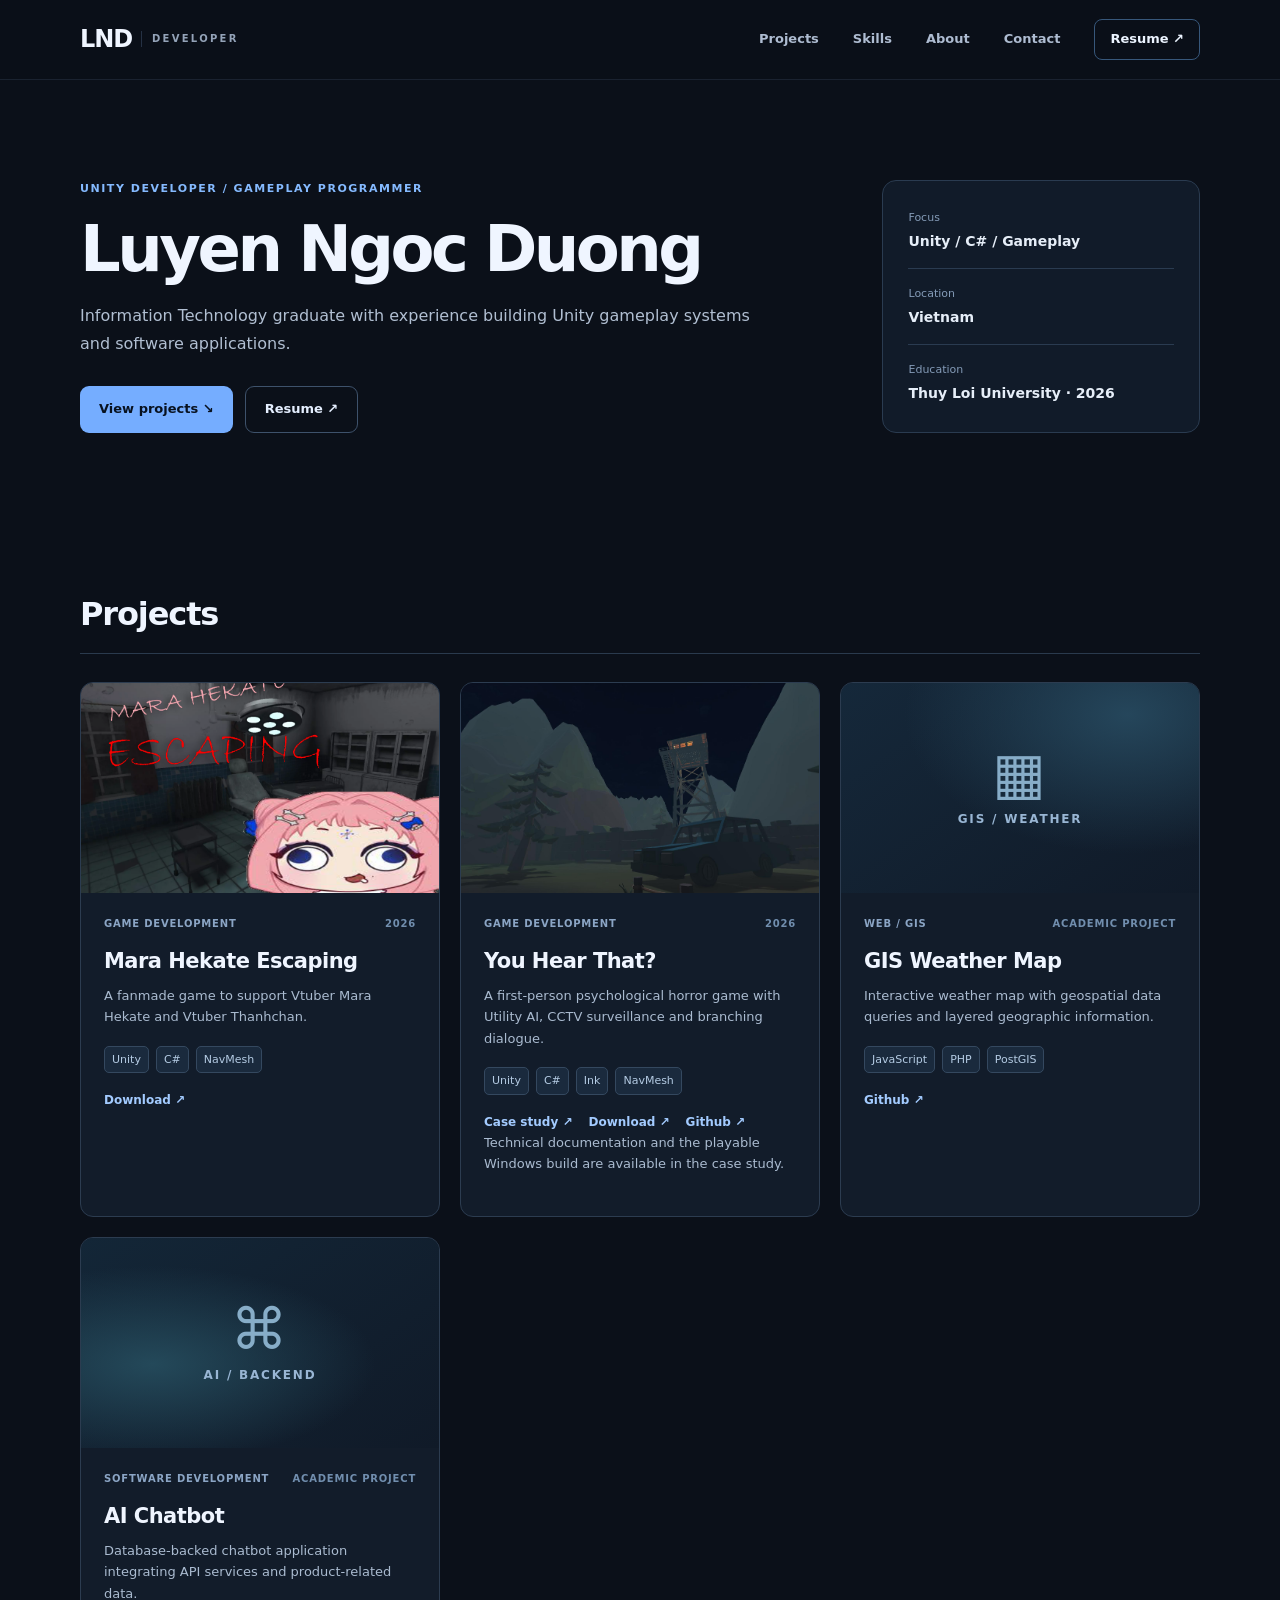
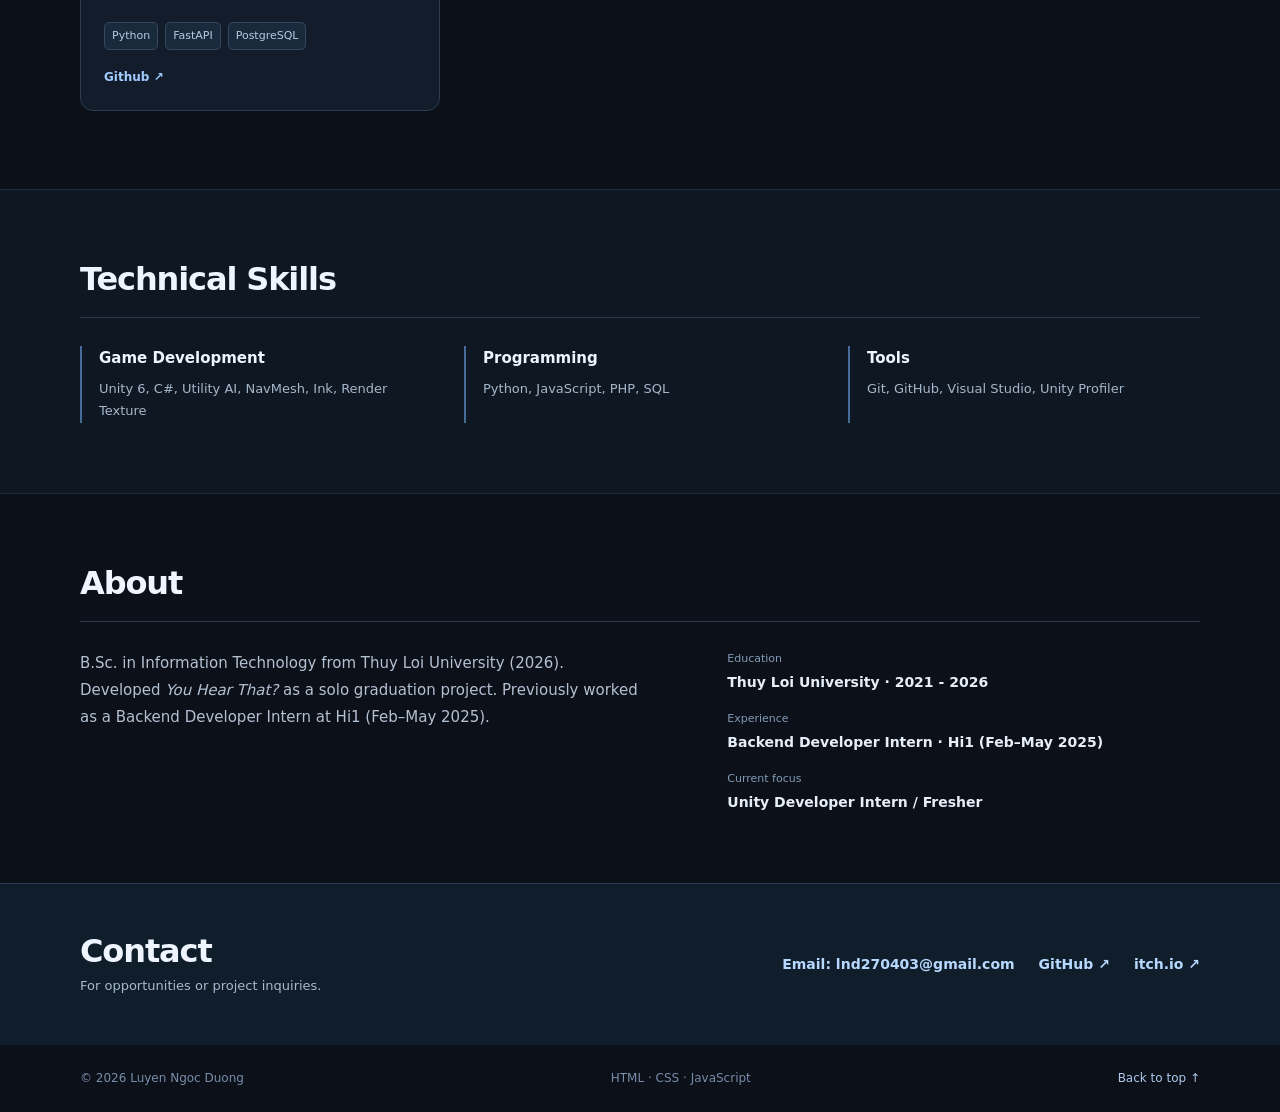
<file: index.html>
<!doctype html>
<html lang="en">

<head>
  <meta charset="utf-8">
  <meta name="viewport" content="width=device-width, initial-scale=1">
  <meta name="theme-color" content="#0b1019">
  <meta name="description"
    content="Luyen Ngoc Duong — Unity Developer. Selected game development and software projects, skills, and contact information.">
  <meta property="og:title" content="Luyen Ngoc Duong | Unity Developer">
  <meta property="og:description" content="Game development and software projects by Luyen Ngoc Duong.">
  <meta property="og:image" content="assets/images/youhearthat/youhearthat//tower-gameplay.png">
  <title>Luyen Ngoc Duong | Developer Portfolio</title>
  <link rel="icon" href="assets/favicon.svg" type="image/svg+xml">
  <link rel="stylesheet" href="styles.css">
  <link rel="stylesheet" href="home.css">
  <script src="script.js" defer></script>
</head>

<body class="home-page">
  <a class="skip-link" href="#main">Skip to content</a>

  <header class="site-header">
    <div class="container nav-inner">
      <a class="brand" href="index.html" aria-label="Home">
        <span class="brand-symbol">LND</span>
        <span class="brand-sub">DEVELOPER</span></a>
      <button class="menu-toggle" type="button" aria-label="Open navigation" aria-expanded="false"
        aria-controls="primary-nav"><span></span><span></span><span></span></button>
      <nav id="primary-nav" class="nav-links" aria-label="Main navigation">
        <a href="#projects">Projects</a><a href="#skills">Skills</a><a href="#about">About</a><a
          href="#contact">Contact</a>
        <a class="nav-resume" href="assets/files/Luyen_Ngoc_Duong_CV.pdf" target="_blank"
          rel="noopener noreferrer">Resume ↗</a>
      </nav>
    </div>
  </header>

  <main id="main">
    <section class="container home-intro" id="top">
      <div>
        <p class="home-eyebrow">UNITY DEVELOPER / GAMEPLAY PROGRAMMER</p>
        <h1>Luyen Ngoc Duong</h1>
        <p class="home-lead">Information Technology graduate with experience building Unity gameplay systems and
          software applications.</p>
        <div class="home-actions">
          <a class="btn btn-primary" href="#projects">View projects ↘</a>
          <a class="btn btn-outline" href="assets/files/Luyen_Ngoc_Duong_CV.pdf" target="_blank"
            rel="noopener noreferrer">Resume ↗</a>
        </div>
      </div>
      <div class="home-info" aria-label="Quick details">
        <div><span>Focus</span><strong>Unity / C# / Gameplay</strong></div>
        <div><span>Location</span><strong>Vietnam</strong></div>
        <div><span>Education</span><strong>Thuy Loi University · 2026</strong></div>
      </div>
    </section>

    <section class="container home-section" id="projects">
      <div class="home-section-title">
        <h2>Projects</h2>
      </div>
      <div class="home-project-grid">

        <!-- Mara Hekate Escaping -->
        <article class="home-project-card">
          <a class="home-project-thumb" aria-label="You Hear That? case study"><img
              src="assets/images/marahekateescaping/mainmenu.png" alt="Mara Hekate Escaping main menu"
              loading="eager"></a>
          <div class="home-project-content">
            <div class="home-project-meta">GAME DEVELOPMENT <span>2026</span></div>
            <h3>Mara Hekate Escaping</h3>
            <p>A fanmade game to support Vtuber Mara Hekate and Vtuber Thanhchan.</p>
            <div class="home-tags"><span>Unity</span><span>C#</span><span>NavMesh</span></div>
            <div class="home-project-links">
              <a href="https://lnduongg.itch.io/mara-hekate-escaping" target="_blank" rel="noopener noreferrer">Download
                ↗</a>
            </div>
        </article>

        <!-- You Hear That? -->
        <article class="home-project-card">
          <a class="home-project-thumb" href="youhearthat.html" aria-label="You Hear That? case study"><img
              src="assets/images/youhearthat/cover-nohud.png" alt="Watchtower in You Hear That?" loading="eager"></a>
          <div class="home-project-content">
            <div class="home-project-meta">GAME DEVELOPMENT <span>2026</span></div>
            <h3>You Hear That?</h3>
            <p>A first-person psychological horror game with Utility AI, CCTV surveillance and branching dialogue.</p>
            <div class="home-tags"><span>Unity</span><span>C#</span><span>Ink</span><span>NavMesh</span></div>
            <div class="home-project-links">
              <a href="youhearthat.html">Case study ↗</a>
              <a href="https://lnduongg.itch.io/you-hear-that" target="_blank" rel="noopener noreferrer">Download ↗</a>
              <a href="https://github.com/lnduongg/You-Hear-That" target="_blank" rel="noopener noreferrer">Github ↗</a>
            </div>
            <p class="home-section-note">Technical documentation and the playable Windows build are available in the
              case study. </p>
          </div>
        </article>

        <article class="home-project-card">
          <div class="home-project-thumb home-placeholder home-placeholder-map" aria-hidden="true"><span
              class="placeholder-icon">▦</span><span>GIS / WEATHER</span></div>
          <div class="home-project-content">
            <div class="home-project-meta">WEB / GIS <span>ACADEMIC PROJECT</span></div>
            <h3>GIS Weather Map</h3>
            <p>Interactive weather map with geospatial data queries and layered geographic information.</p>
            <div class="home-tags"><span>JavaScript</span><span>PHP</span><span>PostGIS</span></div>
            <div class="home-project-links">
              <a href="https://github.com/lnduongg/GIS_WeatherMap" target="_blank" rel="noopener noreferrer">Github
                ↗</a>
            </div>
          </div>
        </article>

        <article class="home-project-card">
          <div class="home-project-thumb home-placeholder home-placeholder-chat" aria-hidden="true"><span
              class="placeholder-icon">⌘</span><span>AI / BACKEND</span></div>
          <div class="home-project-content">
            <div class="home-project-meta">SOFTWARE DEVELOPMENT <span>ACADEMIC PROJECT</span></div>
            <h3>AI Chatbot</h3>
            <p>Database-backed chatbot application integrating API services and product-related data.</p>
            <div class="home-tags"><span>Python</span><span>FastAPI</span><span>PostgreSQL</span></div>
            <div class="home-project-links">
              <a href="https://github.com/lnduongg/Chatbot-AI" target="_blank" rel="noopener noreferrer">Github ↗</a>
            </div>
          </div>
        </article>
      </div>
      <!-- <p class="home-section-note">Technical documentation and the playable Windows build are available in the case study. Additional project demos will be linked when published.</p> -->
    </section>

    <!-- Skills are intentionally compact; project pages provide technical depth. -->
    <section class="home-band" id="skills">
      <div class="container home-section home-skills-section">
        <div class="home-section-title">
          <h2>Technical Skills</h2>
        </div>
        <div class="home-skills-grid">
          <div>
            <h3>Game Development</h3>
            <p>Unity 6, C#, Utility AI, NavMesh, Ink, Render Texture</p>
          </div>
          <div>
            <h3>Programming</h3>
            <p>Python, JavaScript, PHP, SQL</p>
          </div>
          <div>
            <h3>Tools</h3>
            <p>Git, GitHub, Visual Studio, Unity Profiler</p>
          </div>
        </div>
      </div>
    </section>

    <!-- Career information lives here, without a second long personal introduction. -->
    <section class="container home-section home-about" id="about">
      <div class="home-section-title">
        <h2>About</h2>
      </div>
      <div class="home-about-grid">
        <p>B.Sc. in Information Technology from Thuy Loi University (2026). Developed <em>You Hear That?</em> as a solo
          graduation project. Previously worked as a Backend Developer Intern at Hi1 (Feb–May 2025).</p>
        <div class="home-about-facts">
          <div><span>Education</span><strong>Thuy Loi University · 2021 - 2026</strong></div>
          <div><span>Experience</span><strong>Backend Developer Intern · Hi1 (Feb–May 2025)</strong></div>
          <div><span>Current focus</span><strong>Unity Developer Intern / Fresher</strong></div>
        </div>
      </div>
    </section>

    <!-- A single clear contact block, no motivational tagline. -->
    <section class="home-contact" id="contact">
      <div class="container home-contact-row">
        <div>
          <h2>Contact</h2>
          <p>For opportunities or project inquiries.</p>
        </div>
        <div class="home-contact-links">
          <a href="mailto:lnd270403@gmail.com">Email: lnd270403@gmail.com</a>
          <a href="https://github.com/lnduongg" target="_blank" rel="noopener noreferrer">GitHub ↗</a>
          <a href="https://lnduongg.itch.io" target="_blank" rel="noopener noreferrer">itch.io ↗</a>
        </div>
      </div>
    </section>
  </main>

  <!-- Footer year is populated by script.js. -->
  <footer class="footer">
    <div class="container footer-inner"><span>© <span data-year>2026</span> Luyen Ngoc Duong</span><span>HTML · CSS ·
        JavaScript</span><a href="#top">Back to top ↑</a></div>
  </footer>
</body>

</html>
</file>
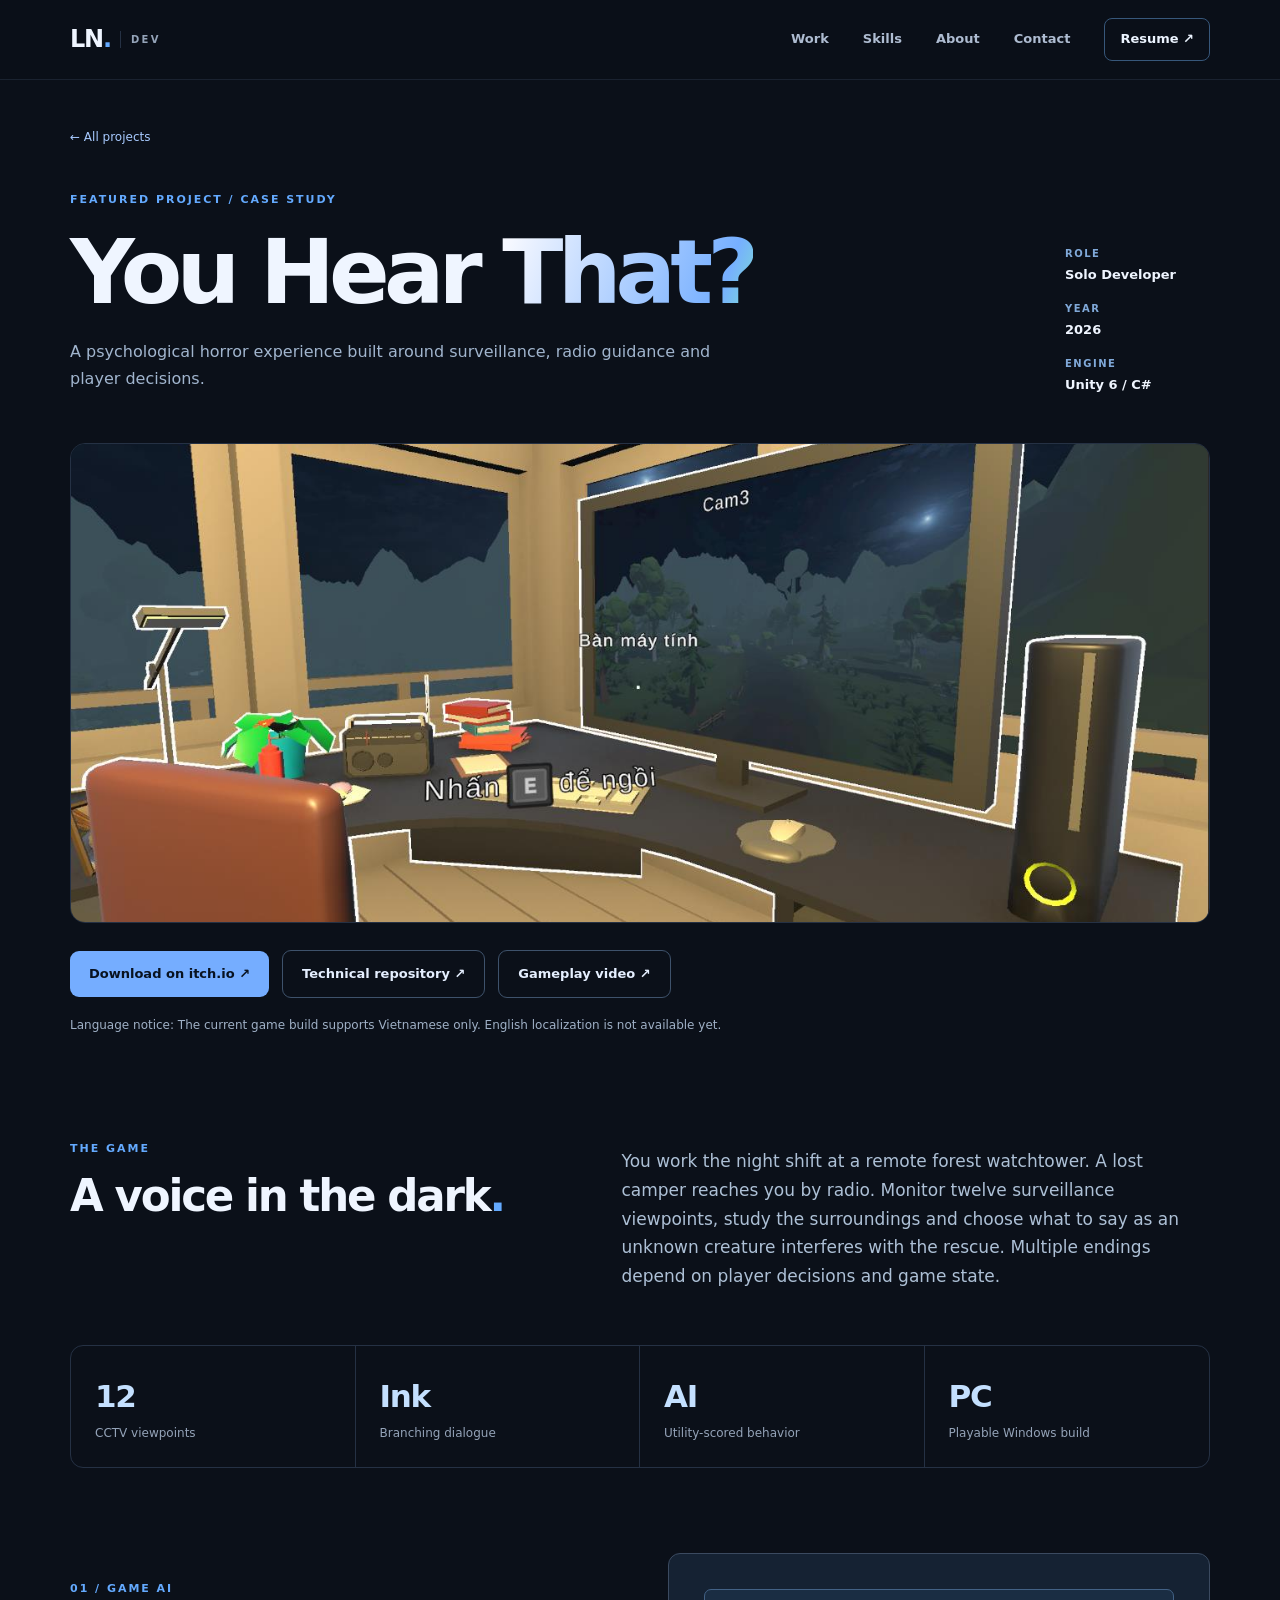
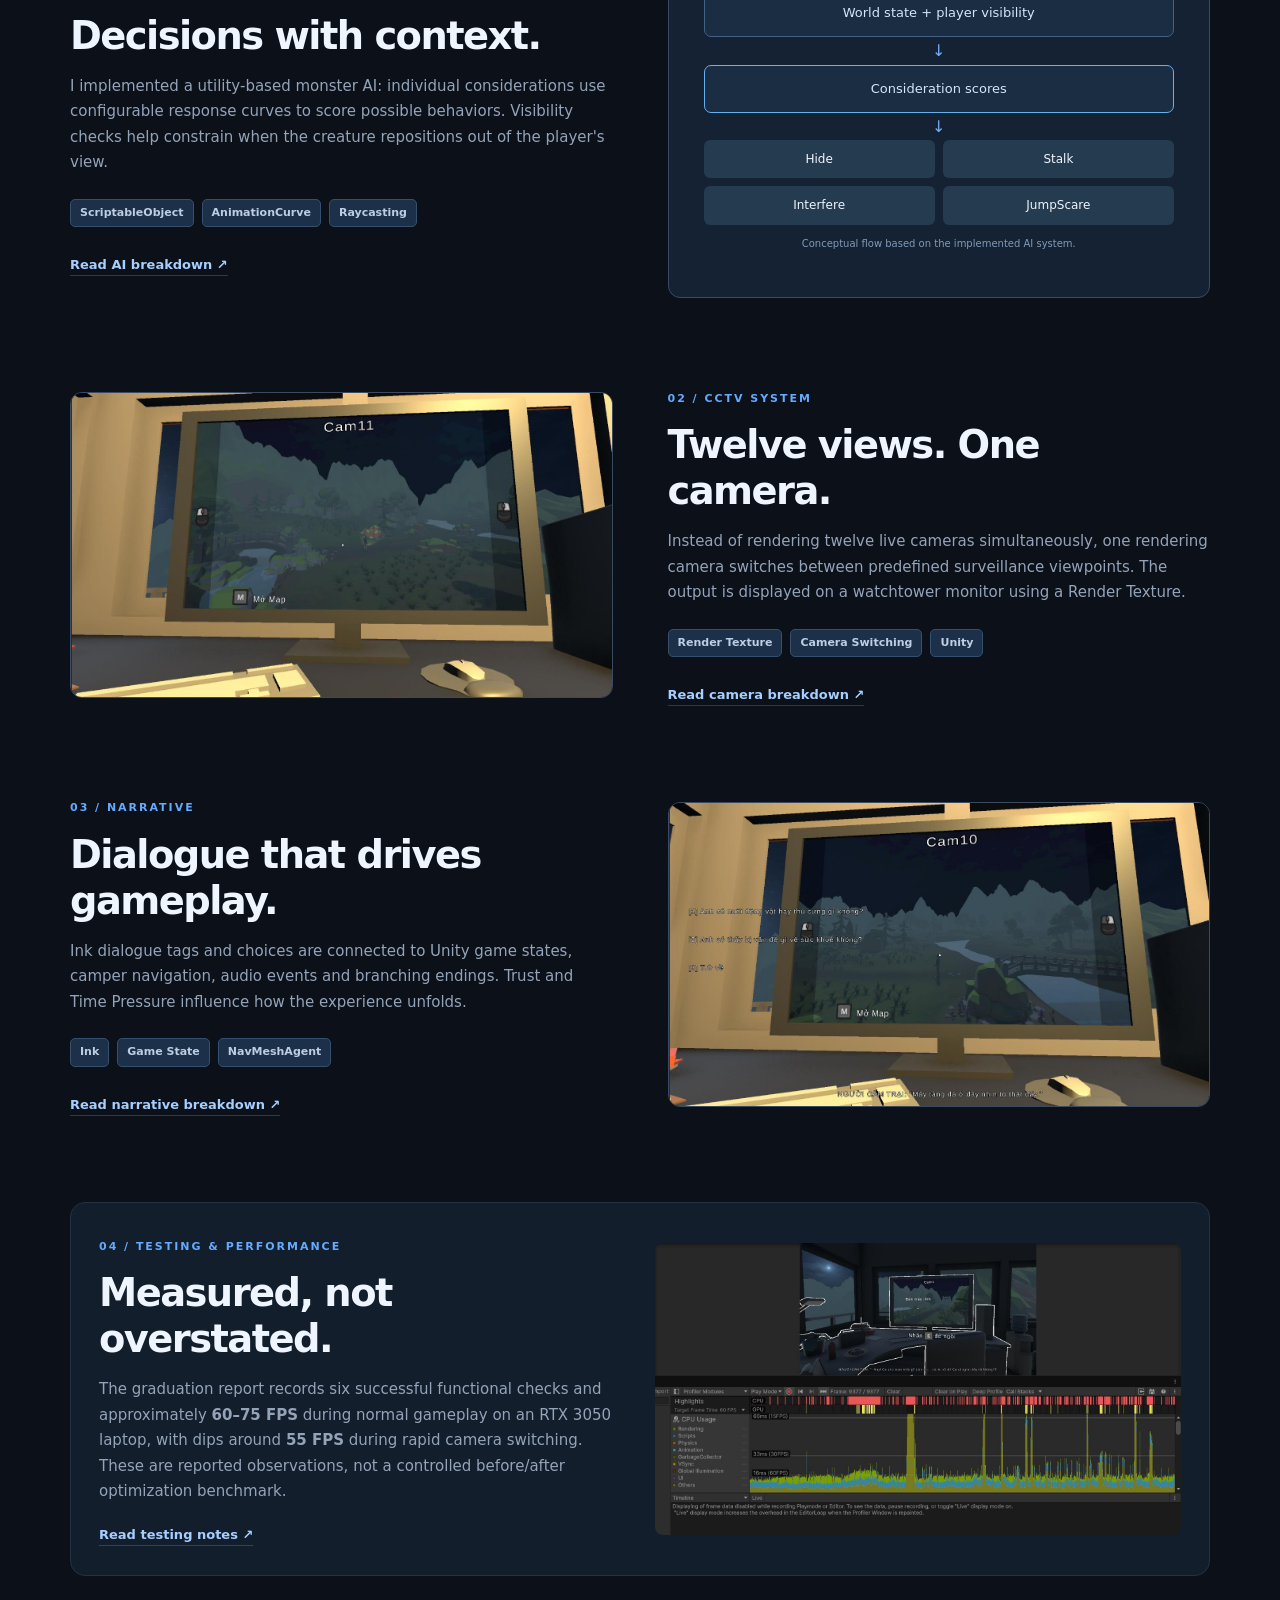
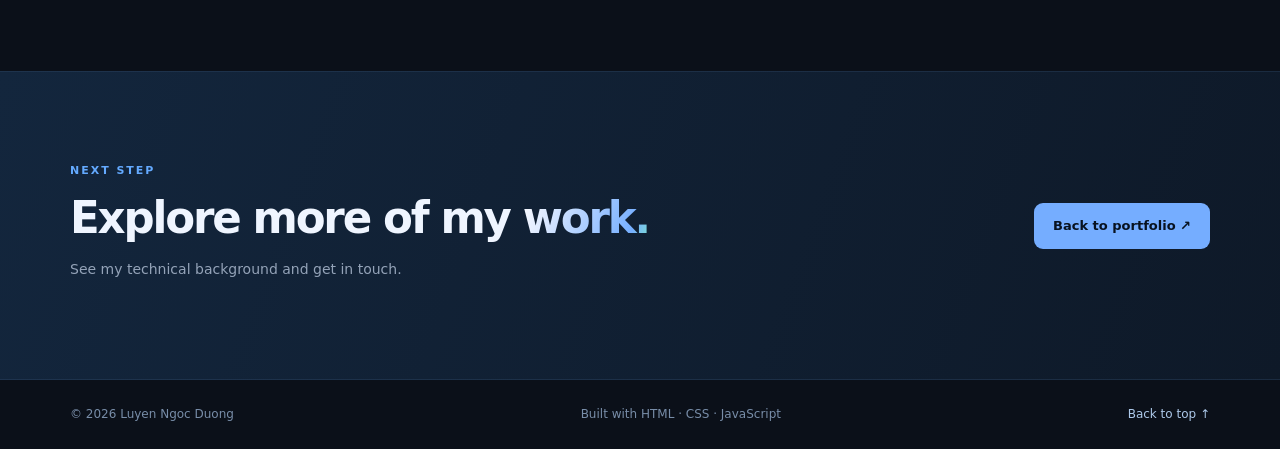
<file: project.html>
<!doctype html>
<html lang="en">

<head>
    <meta charset="utf-8">
    <meta name="viewport" content="width=device-width,initial-scale=1">
    <meta name="theme-color" content="#0b1019">
    <meta name="description"
        content="Technical case study for You Hear That? — Unity Utility AI, CCTV rendering, Ink storytelling and performance testing.">
    <title>You Hear That? | Luyen Ngoc Duong</title>
    <link rel="icon" href="assets/favicon.svg" type="image/svg+xml">
    <link rel="stylesheet" href="styles.css">
    <script src="script.js" defer></script>
</head>

<body>
    <a class="skip-link" href="#main">Skip to content</a>
    <header class="site-header">
        <div class="container nav-inner"><a class="brand" href="index.html"><span class="brand-symbol">LN<span
                        class="brand-dot">.</span></span><span class="brand-sub">DEV</span></a><button
                class="menu-toggle" aria-label="Open navigation" aria-expanded="false"
                aria-controls="primary-nav"><span></span><span></span><span></span></button>
            <nav class="nav-links" id="primary-nav"><a href="index.html#work">Work</a><a
                    href="index.html#skills">Skills</a><a href="index.html#about">About</a><a
                    href="index.html#contact">Contact</a><a class="nav-resume"
                    href="assets/files/Luyen_Ngoc_Duong_CV.pdf" target="_blank" rel="noopener">Resume ↗</a></nav>
        </div>
    </header>
    <main id="main">
        <section class="case-hero container"><a class="backlink" href="index.html#work">← All projects</a>
            <div class="case-header reveal">
                <div><span class="section-kicker">FEATURED PROJECT / CASE STUDY</span>
                    <h1>You Hear <span class="gradient-text">That?</span></h1>
                    <p>A psychological horror experience built around surveillance, radio guidance and player decisions.
                    </p>
                </div>
                <div class="case-meta"><span>ROLE</span><strong>Solo
                        Developer</strong><span>YEAR</span><strong>2026</strong><span>ENGINE</span><strong>Unity 6 /
                        C#</strong></div>
            </div>
            <div class="case-hero-image reveal"><img src="assets/images/tower-gameplay.png"
                    alt="Inside the watchtower in You Hear That?"></div>
            <div class="case-actions reveal"><a class="btn btn-primary" href="https://lnduongg.itch.io/you-hear-that"
                    target="_blank" rel="noopener noreferrer">Download on itch.io ↗</a><a class="btn btn-outline"
                    href="https://github.com/lnduongg/You-Hear-That" target="_blank" rel="noopener noreferrer">Technical
                    repository ↗</a><a class="btn btn-outline" href="https://www.youtube.com/watch?v=E_q-wjqsOGI"
                    target="_blank" rel="noopener noreferrer">Gameplay video ↗</a></div>
            <p class="language-notice">Language notice: The current game build supports Vietnamese only. English
                localization is not available yet.</p>
        </section>
        <section class="section container case-content">
            <div class="case-intro-grid reveal">
                <div><span class="section-kicker">THE GAME</span>
                    <h2>A voice in the dark<span class="accent">.</span></h2>
                </div>
                <p>You work the night shift at a remote forest watchtower. A lost camper reaches you by radio. Monitor
                    twelve surveillance viewpoints, study the surroundings and choose what to say as an unknown creature
                    interferes with the rescue. Multiple endings depend on player decisions and game state.</p>
            </div>
            <div class="case-stats reveal">
                <div><strong>12</strong><span>CCTV viewpoints</span></div>
                <div><strong>Ink</strong><span>Branching dialogue</span></div>
                <div><strong>AI</strong><span>Utility-scored behavior</span></div>
                <div><strong>PC</strong><span>Playable Windows build</span></div>
            </div>
            <div class="case-system reveal">
                <div class="system-text"><span class="section-kicker">01 / GAME AI</span>
                    <h2>Decisions with context.</h2>
                    <p>I implemented a utility-based monster AI: individual considerations use configurable response
                        curves to score possible behaviors. Visibility checks help constrain when the creature
                        repositions out of the player's view.</p>
                    <div class="tag-row"><span>ScriptableObject</span><span>AnimationCurve</span><span>Raycasting</span>
                    </div><a class="text-link"
                        href="https://github.com/lnduongg/You-Hear-That/blob/main/docs/MONSTER_AI.md" target="_blank"
                        rel="noopener noreferrer">Read AI breakdown ↗</a>
                </div>
                <div class="system-media media-pad">
                    <div class="info-schematic">
                        <div class="schematic-node">World state + player visibility</div>
                        <div class="schematic-arrow">↓</div>
                        <div class="schematic-node emphasis">Consideration scores</div>
                        <div class="schematic-arrow">↓</div>
                        <div class="schematic-options">
                            <span>Hide</span><span>Stalk</span><span>Interfere</span><span>JumpScare</span></div>
                        <p>Conceptual flow based on the implemented AI system.</p>
                    </div>
                </div>
            </div>
            <div class="case-system reverse reveal">
                <div class="system-text"><span class="section-kicker">02 / CCTV SYSTEM</span>
                    <h2>Twelve views. One camera.</h2>
                    <p>Instead of rendering twelve live cameras simultaneously, one rendering camera switches between
                        predefined surveillance viewpoints. The output is displayed on a watchtower monitor using a
                        Render Texture.</p>
                    <div class="tag-row"><span>Render Texture</span><span>Camera Switching</span><span>Unity</span>
                    </div><a class="text-link"
                        href="https://github.com/lnduongg/You-Hear-That/blob/main/docs/CAMERA_SYSTEM.md" target="_blank"
                        rel="noopener noreferrer">Read camera breakdown ↗</a>
                </div>
                <div class="system-media"><img src="assets/images/cctv-screen.png"
                        alt="CCTV surveillance screen in the game" loading="lazy"></div>
            </div>
            <div class="case-system reveal">
                <div class="system-text"><span class="section-kicker">03 / NARRATIVE</span>
                    <h2>Dialogue that drives gameplay.</h2>
                    <p>Ink dialogue tags and choices are connected to Unity game states, camper navigation, audio events
                        and branching endings. Trust and Time Pressure influence how the experience unfolds.</p>
                    <div class="tag-row"><span>Ink</span><span>Game State</span><span>NavMeshAgent</span></div><a
                        class="text-link"
                        href="https://github.com/lnduongg/You-Hear-That/blob/main/docs/INK_INTEGRATION.md"
                        target="_blank" rel="noopener noreferrer">Read narrative breakdown ↗</a>
                </div>
                <div class="system-media"><img src="assets/images/radio-dialogue.png"
                        alt="Radio dialogue and player choices in You Hear That?" loading="lazy"></div>
            </div>
            <section class="testing-block reveal">
                <div><span class="section-kicker">04 / TESTING & PERFORMANCE</span>
                    <h2>Measured, not overstated.</h2>
                    <p>The graduation report records six successful functional checks and approximately <strong>60–75
                            FPS</strong> during normal gameplay on an RTX 3050 laptop, with dips around <strong>55
                            FPS</strong> during rapid camera switching. These are reported observations, not a
                        controlled before/after optimization benchmark.</p><a class="text-link"
                        href="https://github.com/lnduongg/You-Hear-That/blob/main/docs/TESTING.md" target="_blank"
                        rel="noopener noreferrer">Read testing notes ↗</a>
                </div><img src="assets/images/profiler.png" alt="Unity Profiler screenshot from project testing"
                    loading="lazy">
            </section>
        </section>
        <section class="contact-section">
            <div class="container contact-inner">
                <div><span class="section-kicker">NEXT STEP</span>
                    <h2>Explore more of my <span class="gradient-text">work.</span></h2>
                    <p>See my technical background and get in touch.</p>
                </div>
                <div class="contact-actions"><a class="btn btn-primary" href="index.html">Back to portfolio ↗</a></div>
            </div>
        </section>
    </main>
    <footer class="footer">
        <div class="container footer-inner"><span>© <span data-year>2026</span> Luyen Ngoc Duong</span><span>Built with
                HTML · CSS · JavaScript</span><a href="#main">Back to top ↑</a></div>
    </footer>
</body>

</html>
</file>
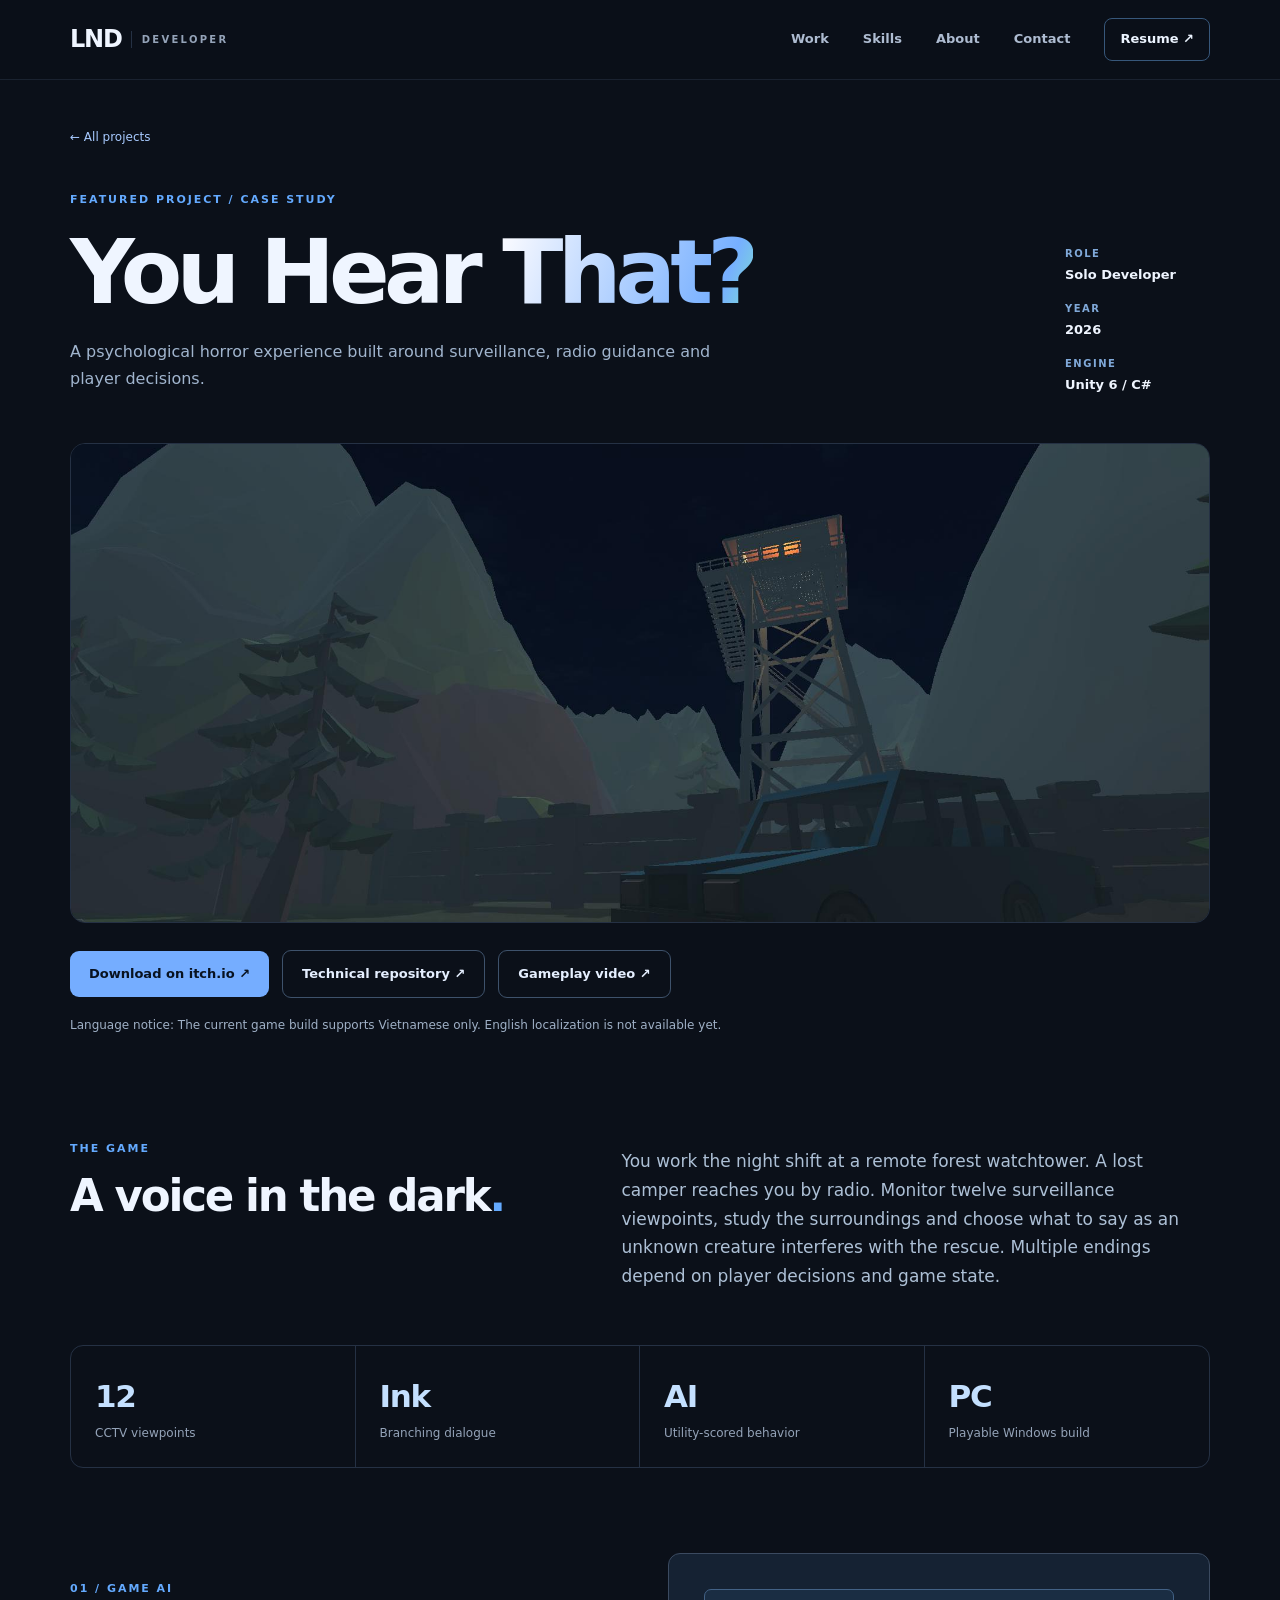
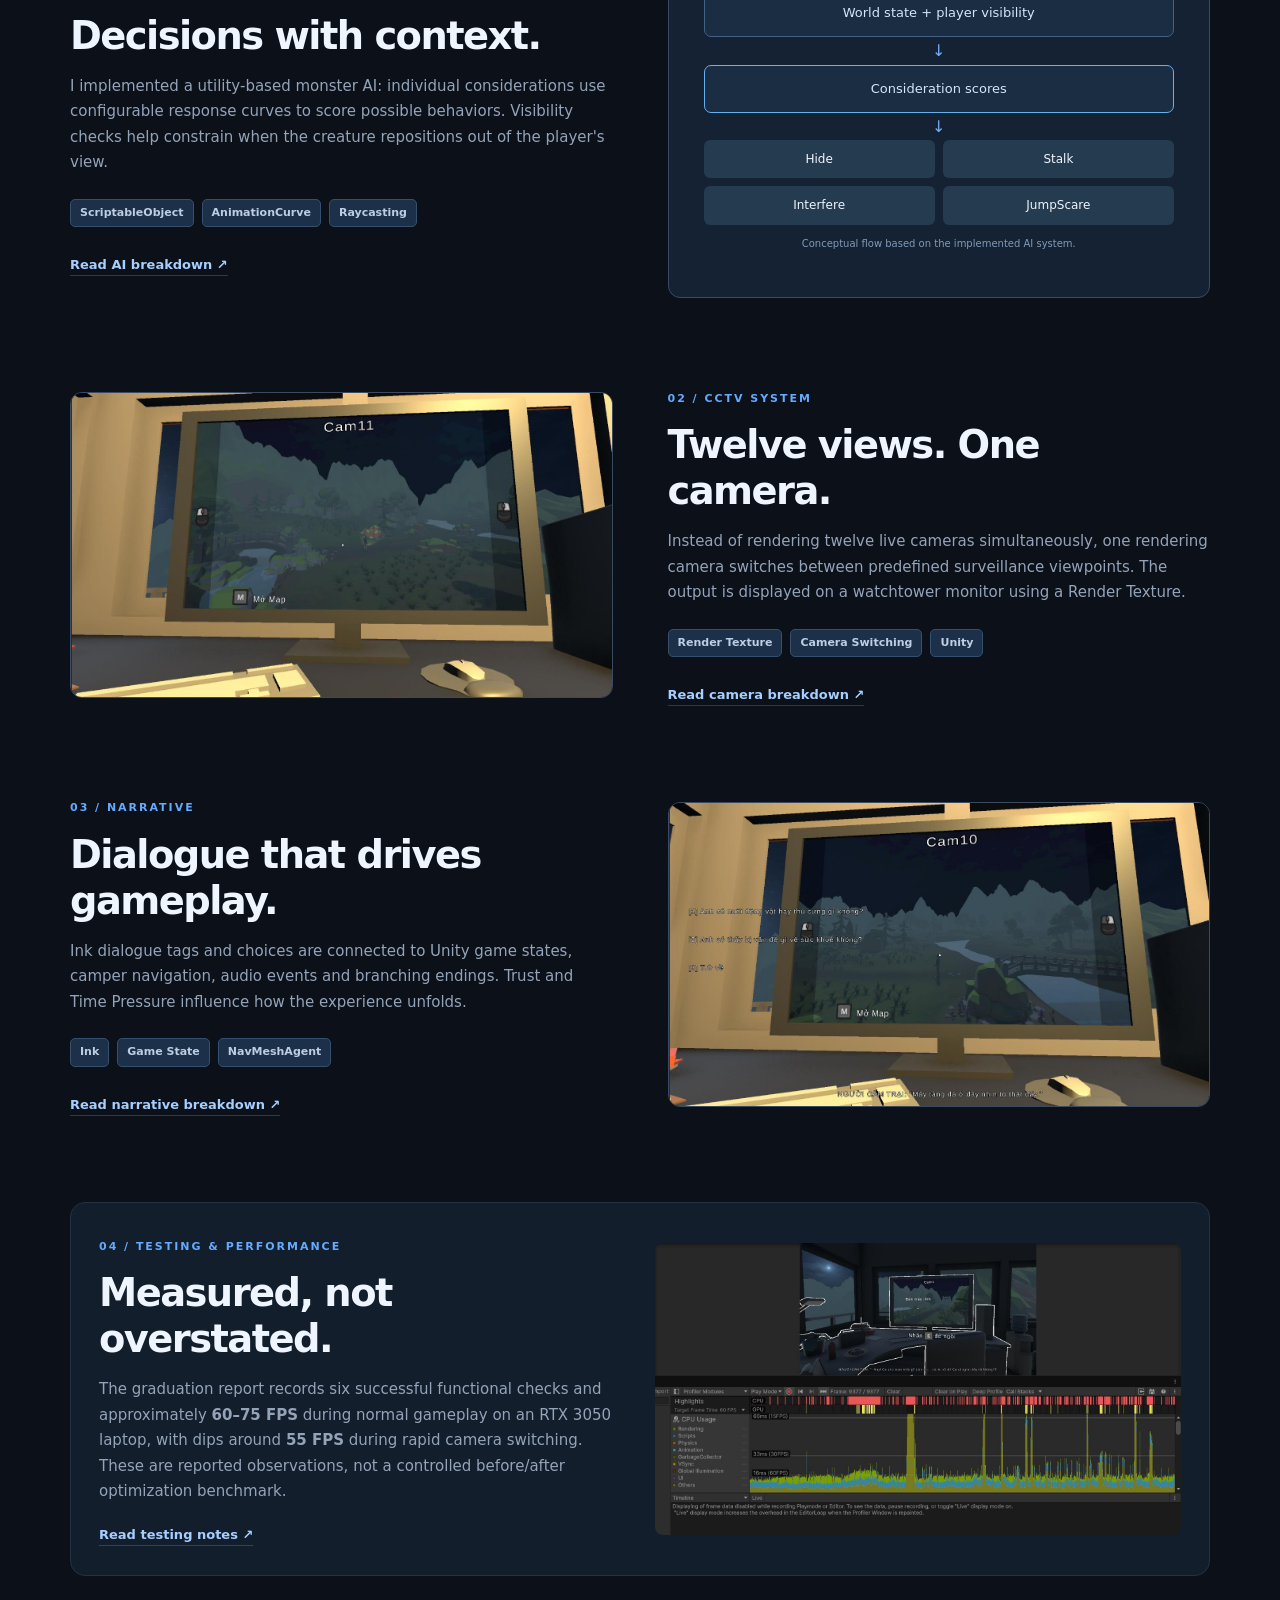
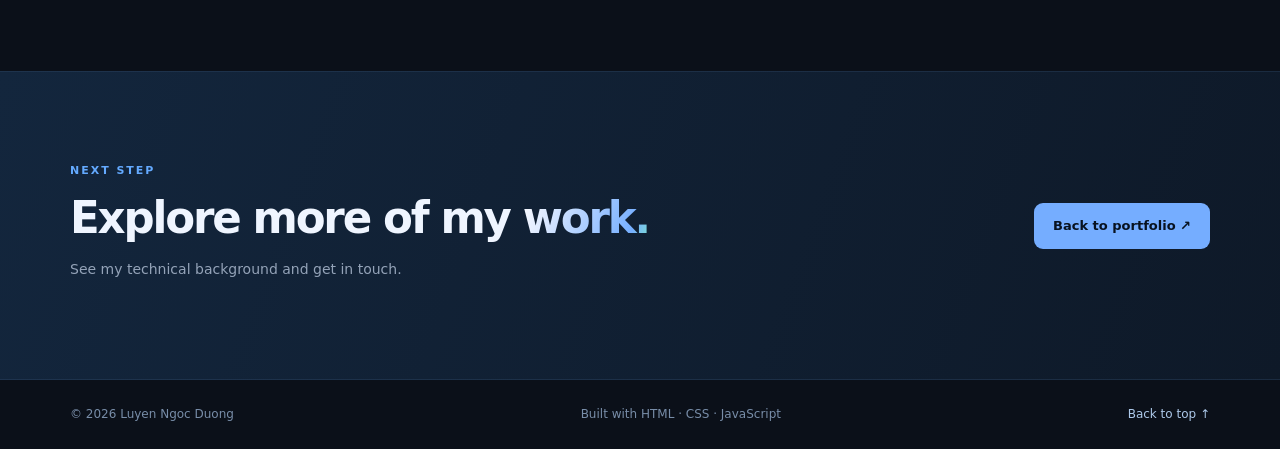
<file: youhearthat.html>
<!doctype html>
<html lang="en">

<head>
    <meta charset="utf-8">
    <meta name="viewport" content="width=device-width,initial-scale=1">
    <meta name="theme-color" content="#0b1019">
    <meta name="description"
        content="Technical case study for You Hear That? — Unity Utility AI, CCTV rendering, Ink storytelling and performance testing.">
    <title>You Hear That? | Luyen Ngoc Duong</title>
    <link rel="icon" href="assets/favicon.svg" type="image/svg+xml">
    <link rel="stylesheet" href="styles.css">
    <script src="script.js" defer></script>
</head>

<body>
    <a class="skip-link" href="#main">Skip to content</a>
    <header class="site-header">
        <div class="container nav-inner"><a class="brand" href="index.html"><span class="brand-symbol">LND</span><span
                    class="brand-sub">DEVELOPER</span></a><button class="menu-toggle" aria-label="Open navigation"
                aria-expanded="false" aria-controls="primary-nav"><span></span><span></span><span></span></button>
            <nav class="nav-links" id="primary-nav"><a href="index.html#work">Work</a><a
                    href="index.html#skills">Skills</a><a href="index.html#about">About</a><a
                    href="index.html#contact">Contact</a><a class="nav-resume"
                    href="assets/files/Luyen_Ngoc_Duong_CV.pdf" target="_blank" rel="noopener">Resume ↗</a></nav>
        </div>
    </header>
    <main id="main">
        <section class="case-hero container"><a class="backlink" href="index.html#work">← All projects</a>
            <div class="case-header reveal">
                <div><span class="section-kicker">FEATURED PROJECT / CASE STUDY</span>
                    <h1>You Hear <span class="gradient-text">That?</span></h1>
                    <p>A psychological horror experience built around surveillance, radio guidance and player decisions.
                    </p>
                </div>
                <div class="case-meta"><span>ROLE</span><strong>Solo
                        Developer</strong><span>YEAR</span><strong>2026</strong><span>ENGINE</span><strong>Unity 6 /
                        C#</strong></div>
            </div>
            <div class="case-hero-image reveal"><img src="assets/images/youhearthat/cover-nohud.png"
                    alt="Inside the watchtower in You Hear That?"></div>
            <div class="case-actions reveal"><a class="btn btn-primary" href="https://lnduongg.itch.io/you-hear-that"
                    target="_blank" rel="noopener noreferrer">Download on itch.io ↗</a><a class="btn btn-outline"
                    href="https://github.com/lnduongg/You-Hear-That" target="_blank" rel="noopener noreferrer">Technical
                    repository ↗</a><a class="btn btn-outline" href="https://www.youtube.com/watch?v=E_q-wjqsOGI"
                    target="_blank" rel="noopener noreferrer">Gameplay video ↗</a></div>
            <p class="language-notice">Language notice: The current game build supports Vietnamese only. English
                localization is not available yet.</p>
        </section>
        <section class="section container case-content">
            <div class="case-intro-grid reveal">
                <div><span class="section-kicker">THE GAME</span>
                    <h2>A voice in the dark<span class="accent">.</span></h2>
                </div>
                <p>You work the night shift at a remote forest watchtower. A lost camper reaches you by radio. Monitor
                    twelve surveillance viewpoints, study the surroundings and choose what to say as an unknown creature
                    interferes with the rescue. Multiple endings depend on player decisions and game state.</p>
            </div>
            <div class="case-stats reveal">
                <div><strong>12</strong><span>CCTV viewpoints</span></div>
                <div><strong>Ink</strong><span>Branching dialogue</span></div>
                <div><strong>AI</strong><span>Utility-scored behavior</span></div>
                <div><strong>PC</strong><span>Playable Windows build</span></div>
            </div>
            <div class="case-system reveal">
                <div class="system-text"><span class="section-kicker">01 / GAME AI</span>
                    <h2>Decisions with context.</h2>
                    <p>I implemented a utility-based monster AI: individual considerations use configurable response
                        curves to score possible behaviors. Visibility checks help constrain when the creature
                        repositions out of the player's view.</p>
                    <div class="tag-row"><span>ScriptableObject</span><span>AnimationCurve</span><span>Raycasting</span>
                    </div><a class="text-link"
                        href="https://github.com/lnduongg/You-Hear-That/blob/main/docs/MONSTER_AI.md" target="_blank"
                        rel="noopener noreferrer">Read AI breakdown ↗</a>
                </div>
                <div class="system-media media-pad">
                    <div class="info-schematic">
                        <div class="schematic-node">World state + player visibility</div>
                        <div class="schematic-arrow">↓</div>
                        <div class="schematic-node emphasis">Consideration scores</div>
                        <div class="schematic-arrow">↓</div>
                        <div class="schematic-options">
                            <span>Hide</span><span>Stalk</span><span>Interfere</span><span>JumpScare</span>
                        </div>
                        <p>Conceptual flow based on the implemented AI system.</p>
                    </div>
                </div>
            </div>
            <div class="case-system reverse reveal">
                <div class="system-text"><span class="section-kicker">02 / CCTV SYSTEM</span>
                    <h2>Twelve views. One camera.</h2>
                    <p>Instead of rendering twelve live cameras simultaneously, one rendering camera switches between
                        predefined surveillance viewpoints. The output is displayed on a watchtower monitor using a
                        Render Texture.</p>
                    <div class="tag-row"><span>Render Texture</span><span>Camera Switching</span><span>Unity</span>
                    </div><a class="text-link"
                        href="https://github.com/lnduongg/You-Hear-That/blob/main/docs/CAMERA_SYSTEM.md" target="_blank"
                        rel="noopener noreferrer">Read camera breakdown ↗</a>
                </div>
                <div class="system-media"><img src="assets/images/youhearthat/cctv-screen.png"
                        alt="CCTV surveillance screen in the game" loading="lazy"></div>
            </div>
            <div class="case-system reveal">
                <div class="system-text"><span class="section-kicker">03 / NARRATIVE</span>
                    <h2>Dialogue that drives gameplay.</h2>
                    <p>Ink dialogue tags and choices are connected to Unity game states, camper navigation, audio events
                        and branching endings. Trust and Time Pressure influence how the experience unfolds.</p>
                    <div class="tag-row"><span>Ink</span><span>Game State</span><span>NavMeshAgent</span></div><a
                        class="text-link"
                        href="https://github.com/lnduongg/You-Hear-That/blob/main/docs/INK_INTEGRATION.md"
                        target="_blank" rel="noopener noreferrer">Read narrative breakdown ↗</a>
                </div>
                <div class="system-media"><img src="assets/images/youhearthat/radio-dialogue.png"
                        alt="Radio dialogue and player choices in You Hear That?" loading="lazy"></div>
            </div>
            <section class="testing-block reveal">
                <div><span class="section-kicker">04 / TESTING & PERFORMANCE</span>
                    <h2>Measured, not overstated.</h2>
                    <p>The graduation report records six successful functional checks and approximately <strong>60–75
                            FPS</strong> during normal gameplay on an RTX 3050 laptop, with dips around <strong>55
                            FPS</strong> during rapid camera switching. These are reported observations, not a
                        controlled before/after optimization benchmark.</p><a class="text-link"
                        href="https://github.com/lnduongg/You-Hear-That/blob/main/docs/TESTING.md" target="_blank"
                        rel="noopener noreferrer">Read testing notes ↗</a>
                </div><img src="assets/images/youhearthat/profiler.png" alt="Unity Profiler screenshot from project testing"
                    loading="lazy">
            </section>
        </section>
        <section class="contact-section">
            <div class="container contact-inner">
                <div><span class="section-kicker">NEXT STEP</span>
                    <h2>Explore more of my <span class="gradient-text">work.</span></h2>
                    <p>See my technical background and get in touch.</p>
                </div>
                <div class="contact-actions"><a class="btn btn-primary" href="index.html">Back to portfolio ↗</a></div>
            </div>
        </section>
    </main>
    <footer class="footer">
        <div class="container footer-inner"><span>© <span data-year>2026</span> Luyen Ngoc Duong</span><span>Built with
                HTML · CSS · JavaScript</span><a href="#main">Back to top ↑</a></div>
    </footer>
</body>

</html>
</file>
<file: styles.css>
:root {
    --bg: #0b1019;
    --panel: #111a27;
    --panel-2: #151f2e;
    --line: #253144;
    --text: #eff5ff;
    --muted: #94a3b8;
    --accent: #64aaff;
    --accent2: #7ce1ce;
    --max: 1140px;
    --radius: 16px
}

* {
    box-sizing: border-box
}

html {
    scroll-behavior: smooth;
    scroll-padding-top: 94px
}

body {
    margin: 0;
    background: var(--bg);
    color: var(--text);
    font: 16px/1.7 Inter, system-ui, -apple-system, "Segoe UI", Arial, sans-serif;
    overflow-x: hidden
}

a {
    color: inherit;
    text-decoration: none
}

button {
    font: inherit
}

img {
    display: block;
    max-width: 100%
}

::selection {
    background: #356ba7;
    color: white
}

.container {
    width: min(var(--max), calc(100% - 64px));
    margin-inline: auto
}

.accent {
    color: var(--accent)
}

.gradient-text {
    background: linear-gradient(110deg, #f6f8ff 5%, #76afff 85%, #7ce1ce);
    background-clip: text;
    -webkit-background-clip: text;
    color: transparent
}

.glow {
    pointer-events: none;
    position: absolute;
    z-index: -1;
    border-radius: 50%;
    filter: blur(120px);
    opacity: .23
}

.glow-one {
    width: 550px;
    height: 550px;
    left: -240px;
    top: 20px;
    background: #16447e
}

.glow-two {
    width: 550px;
    height: 550px;
    right: -240px;
    top: 310px;
    background: #14576a
}

.skip-link {
    position: absolute;
    left: 14px;
    top: -90px;
    background: white;
    color: black;
    padding: 10px;
    z-index: 99
}

.skip-link:focus {
    top: 15px
}

.site-header {
    height: 80px;
    position: sticky;
    top: 0;
    z-index: 30;
    background: rgba(11, 16, 25, .86);
    backdrop-filter: blur(16px);
    border-bottom: 1px solid rgba(134, 166, 210, .13)
}

.nav-inner,
.nav-links,
.brand {
    display: flex;
    align-items: center
}

.nav-inner {
    height: 100%;
    justify-content: space-between
}

.brand {
    gap: 9px;
    font-weight: 850;
    letter-spacing: -.075em
}

.brand-symbol {
    font-size: 24px
}

.brand-dot {
    color: var(--accent)
}

.brand-sub {
    font-size: 10px;
    letter-spacing: .23em;
    font-weight: 700;
    border-left: 1px solid var(--line);
    padding-left: 10px;
    color: var(--muted)
}

.nav-links {
    gap: 34px
}

.nav-links a {
    font-size: 13px;
    font-weight: 650;
    color: #aebcd1;
    transition: color .2s
}

.nav-links a:hover,
.nav-links a:focus-visible {
    color: white
}

.nav-links .nav-resume {
    border: 1px solid #37577a;
    border-radius: 8px;
    padding: 9px 15px;
    color: #ecf4ff
}

.menu-toggle {
    display: none;
    background: none;
    border: 0;
    padding: 8px
}

.menu-toggle span {
    display: block;
    width: 24px;
    height: 2px;
    background: white;
    margin: 5px 0
}

.hero {
    position: relative;
    display: grid;
    grid-template-columns: 1.08fr .92fr;
    gap: 65px;
    align-items: center;
    min-height: 690px;
    padding-top: 85px;
    padding-bottom: 96px
}

.eyebrow,
.section-kicker,
.mini-label {
    font-size: 11px;
    letter-spacing: .18em;
    font-weight: 750;
    color: var(--accent)
}

.eyebrow {
    display: inline-flex;
    align-items: center;
    gap: 11px
}

.status-pulse,
.tiny-dot {
    width: 7px;
    height: 7px;
    display: inline-block;
    background: var(--accent2);
    border-radius: 50%;
    box-shadow: 0 0 0 5px #7ce1ce16
}

.hero-intro {
    margin: 38px 0 2px;
    color: #c6d4e6;
    font-size: 19px
}

.hero h1 {
    font-size: clamp(57px, 6.2vw, 88px);
    line-height: 1.08;
    letter-spacing: -.065em;
    margin: 0;
    font-weight: 850
}

.hero h2 {
    font-size: 18px;
    font-weight: 650;
    letter-spacing: -.01em;
    margin: 24px 0 0
}

.muted-separator {
    color: #506680;
    margin: 0 5px
}

.hero-description {
    max-width: 535px;
    color: var(--muted);
    font-size: 16px;
    margin: 18px 0 28px
}

.hero-description strong {
    color: #dceaff
}

.hero-buttons,
.hero-social,
.project-links,
.case-actions {
    display: flex;
    align-items: center;
    gap: 13px;
    flex-wrap: wrap
}

.btn {
    display: inline-flex;
    align-items: center;
    justify-content: center;
    gap: 15px;
    padding: 12px 19px;
    border-radius: 9px;
    font-size: 13px;
    font-weight: 750;
    transition: transform .2s, background .2s, border-color .2s
}

.btn:hover {
    transform: translateY(-2px)
}

.btn-primary {
    background: #75adff;
    color: #081220
}

.btn-primary:hover {
    background: #9bc3ff
}

.btn-outline {
    border: 1px solid #3e526b;
    color: #e5efff
}

.btn-outline:hover {
    border-color: #8bbaff;
    background: #121f31
}

.hero-social {
    gap: 26px;
    margin-top: 32px
}

.hero-social a {
    font-size: 13px;
    color: #9bafc8
}

.hero-social a:hover {
    color: white
}

.hero-visual {
    display: block;
    position: relative;
    height: 440px;
    overflow: hidden;
    border-radius: 15px;
    border: 1px solid #40526b;
    box-shadow: 0 28px 75px #0008;
    transform: rotate(1deg);
    transition: transform .25s
}

.hero-visual:hover {
    transform: rotate(0) translateY(-5px)
}

.hero-visual img {
    width: 100%;
    height: 100%;
    object-fit: cover
}

.visual-shade {
    position: absolute;
    inset: 0;
    background: linear-gradient(180deg, #07132155 0%, transparent 34%, #06111bd9 100%)
}

.floating-tag {
    position: absolute;
    top: 19px;
    left: 19px;
    background: #0b1320da;
    border: 1px solid #6a89ae75;
    padding: 8px 13px;
    border-radius: 6px;
    font-size: 10px;
    letter-spacing: .1em;
    font-weight: 800;
    display: flex;
    gap: 12px;
    align-items: center
}

.hero-visual-bottom {
    position: absolute;
    left: 24px;
    right: 24px;
    bottom: 24px;
    font-size: 22px;
    font-weight: 850;
    letter-spacing: -.025em;
    display: flex;
    justify-content: space-between
}

.hero-index {
    position: absolute;
    bottom: 34px;
    left: 0;
    font-size: 11px;
    color: #657b96;
    letter-spacing: .2em
}

.section {
    padding: 95px 0
}

.section-head {
    display: flex;
    align-items: end;
    justify-content: space-between;
    gap: 35px;
    margin-bottom: 35px
}

.section-head h2,
.case-intro-grid h2,
.contact-inner h2 {
    font-size: clamp(30px, 3.4vw, 46px);
    line-height: 1.13;
    letter-spacing: -.05em;
    margin: 12px 0 0
}

.section-head p {
    max-width: 350px;
    margin: 0 0 4px;
    color: var(--muted);
    font-size: 14px
}

.project-feature {
    display: grid;
    grid-template-columns: 1.04fr .96fr;
    overflow: hidden;
    background: linear-gradient(135deg, #172536, #111924);
    border: 1px solid #304057;
    border-radius: 16px
}

.project-image {
    position: relative;
    min-height: 430px
}

.project-image img {
    width: 100%;
    height: 100%;
    object-fit: cover;
    position: absolute;
    inset: 0
}

.image-label {
    position: absolute;
    top: 20px;
    left: 20px;
    background: #081625d9;
    padding: 7px 12px;
    border: 1px solid #6c82975c;
    border-radius: 5px;
    letter-spacing: .14em;
    font-size: 10px;
    font-weight: 700
}

.project-details {
    padding: 38px
}

.project-topline {
    display: flex;
    justify-content: space-between;
    gap: 10px;
    font-size: 10px;
    color: #8aa4c6;
    letter-spacing: .15em;
    font-weight: 700
}

.project-details h3 {
    font-size: 39px;
    line-height: 1.1;
    letter-spacing: -.05em;
    margin: 35px 0 5px
}

.project-type {
    margin: 0 0 19px;
    color: #bcd1eb !important;
    font-size: 14px !important
}

.project-details p {
    color: var(--muted);
    font-size: 14px
}

.tag-row {
    display: flex;
    flex-wrap: wrap;
    gap: 8px;
    margin: 23px 0
}

.tag-row span {
    font-size: 11px;
    font-weight: 650;
    background: #1c3049;
    color: #bdcee3;
    border: 1px solid #35506e;
    border-radius: 5px;
    padding: 4px 9px
}

.text-link {
    color: #a6ceff;
    font-weight: 750;
    font-size: 13px;
    border-bottom: 1px solid #6a9cd24d;
    padding-bottom: 3px
}

.text-link:hover {
    color: white
}

.secondary-link {
    color: #dce8f8
}

.project-details .small-note {
    font-size: 11px;
    color: #8e9eb3;
    margin-top: 24px
}

.mini-projects {
    display: grid;
    grid-template-columns: 1fr 1fr;
    gap: 18px;
    margin-top: 20px
}

.mini-card {
    display: flex;
    gap: 18px;
    padding: 26px;
    border: 1px solid var(--line);
    border-radius: 13px;
    background: #101824
}

.mini-icon {
    font-size: 23px;
    font-weight: 700;
    color: #82b9ff;
    line-height: 1.3
}

.mini-label {
    font-size: 9px
}

.mini-card h3 {
    font-size: 19px;
    margin: 5px 0
}

.mini-card p {
    color: var(--muted);
    font-size: 13px;
    margin: 5px 0
}

.tag-row.compact {
    margin: 15px 0 0
}

.tag-row.compact span {
    background: #182536
}

.section-tinted {
    background: #0e1622;
    border-top: 1px solid #182436;
    border-bottom: 1px solid #182436
}

.skills-grid {
    display: grid;
    grid-template-columns: repeat(4, 1fr);
    gap: 13px
}

.skill-card {
    padding: 24px;
    border: 1px solid var(--line);
    border-radius: 12px;
    background: #131e2d;
    min-height: 240px
}

.skill-no {
    font-size: 11px;
    color: #6996cc;
    letter-spacing: .12em
}

.skill-card h3 {
    font-size: 17px;
    line-height: 1.3;
    margin: 40px 0 12px
}

.skill-card p {
    font-size: 13px;
    color: var(--muted);
    margin: 0
}

.about-grid {
    display: grid;
    grid-template-columns: 1.3fr .7fr;
    gap: 90px
}

.about-body p {
    color: #a9bad0;
    font-size: 16px;
    max-width: 720px
}

.about-body strong {
    color: white
}

.about-facts {
    padding-left: 26px;
    border-left: 1px solid var(--line)
}

.about-facts>div {
    display: flex;
    flex-direction: column;
    padding: 0 0 18px;
    margin-bottom: 18px;
    border-bottom: 1px solid var(--line)
}

.about-facts span,
.case-meta span {
    color: #80a9d9;
    letter-spacing: .15em;
    font-size: 10px;
    font-weight: 800
}

.about-facts strong {
    font-size: 14px;
    margin: 8px 0 1px
}

.about-facts small {
    color: var(--muted);
    font-size: 12px
}

.contact-section {
    background: linear-gradient(110deg, #13263d, #0e1928);
    border-top: 1px solid #34507155;
    border-bottom: 1px solid #34507155;
    padding: 83px 0
}

.contact-inner {
    display: flex;
    align-items: center;
    justify-content: space-between;
    gap: 20px
}

.contact-inner h2 {
    margin-bottom: 15px
}

.contact-inner p {
    font-size: 14px;
    color: var(--muted)
}

.contact-actions {
    display: flex;
    flex-direction: column;
    align-items: flex-start;
    gap: 14px
}

.contact-email {
    font-size: 13px;
    color: #b1c6de
}

.footer-inner {
    display: flex;
    justify-content: space-between;
    gap: 20px;
    align-items: center;
    padding: 24px 0;
    font-size: 12px;
    color: #788da8
}

.footer a {
    color: #adc9ea
}

.reveal {
    opacity: 0;
    transform: translateY(14px);
    transition: opacity .65s ease, transform .65s ease
}

.reveal.visible {
    opacity: 1;
    transform: translateY(0)
}

.hero-visual.reveal.visible {
    transform: rotate(1deg)
}

.hero-visual.reveal.visible:hover {
    transform: rotate(0) translateY(-5px)
}

/* case study */
.case-hero {
    padding-top: 42px
}

.backlink {
    font-size: 12px;
    color: #a8caff
}

.case-header {
    display: flex;
    justify-content: space-between;
    gap: 25px;
    align-items: end;
    margin: 35px 0
}

.case-header h1 {
    font-size: clamp(50px, 7vw, 90px);
    letter-spacing: -.065em;
    line-height: 1.1;
    margin: 12px 0
}

.case-header p {
    max-width: 690px;
    color: #a1b5ce
}

.case-meta {
    display: grid;
    grid-template-columns: 1fr;
    gap: 2px;
    min-width: 145px
}

.case-meta strong {
    font-size: 13px;
    margin-bottom: 12px
}

.case-hero-image {
    height: 480px;
    border: 1px solid var(--line);
    border-radius: 15px;
    overflow: hidden
}

.case-hero-image img {
    width: 100%;
    height: 100%;
    object-fit: cover
}

.case-actions {
    margin: 27px 0 0
}

.language-notice {
    font-size: 12px;
    color: #9fb0c6;
    margin-top: 17px
}

.case-content {
    padding-top: 85px
}

.case-intro-grid {
    display: grid;
    grid-template-columns: .9fr 1.1fr;
    gap: 70px;
    align-items: start
}

.case-intro-grid p {
    color: #adc0d6;
    font-size: 17px;
    margin: 14px 0
}

.case-stats {
    display: grid;
    grid-template-columns: repeat(4, 1fr);
    border: 1px solid var(--line);
    border-radius: 13px;
    margin: 40px 0 80px
}

.case-stats div {
    padding: 24px;
    border-right: 1px solid var(--line);
    display: flex;
    flex-direction: column
}

.case-stats div:last-child {
    border: 0
}

.case-stats strong {
    font-size: 31px;
    letter-spacing: -.04em;
    color: #c4e0ff
}

.case-stats span {
    color: var(--muted);
    font-size: 12px
}

.case-system {
    display: grid;
    grid-template-columns: 1fr 1fr;
    gap: 55px;
    align-items: center;
    margin: 85px 0
}

.case-system.reverse .system-text {
    order: 2
}

.case-system.reverse .system-media {
    order: 1
}

.system-text h2,
.testing-block h2 {
    font-size: clamp(30px, 3vw, 42px);
    line-height: 1.2;
    letter-spacing: -.04em;
    margin: 12px 0
}

.system-text p,
.testing-block p {
    color: var(--muted);
    font-size: 15px
}

.system-media {
    border: 1px solid #3b4a60;
    background: #152233;
    border-radius: 12px;
    overflow: hidden;
    min-height: 290px
}

.system-media img {
    width: 100%;
    height: 100%;
    object-fit: cover
}

.media-pad {
    display: grid;
    place-items: center;
    padding: 35px
}

.info-schematic {
    text-align: center;
    width: 100%
}

.schematic-node {
    background: #1a2d43;
    border: 1px solid #426185;
    border-radius: 7px;
    padding: 12px;
    color: #d1e5fc;
    font-size: 13px
}

.schematic-node.emphasis {
    border-color: #65b0ee
}

.schematic-arrow {
    color: #74adf5
}

.schematic-options {
    display: grid;
    grid-template-columns: repeat(2, 1fr);
    gap: 8px
}

.schematic-options span {
    border-radius: 6px;
    background: #243b50;
    padding: 9px;
    font-size: 12px
}

.info-schematic p {
    font-size: 10px;
    color: #809ab8
}

.testing-block {
    display: grid;
    grid-template-columns: 1fr 1fr;
    gap: 30px;
    align-items: center;
    background: #131e2c;
    border: 1px solid var(--line);
    padding: 28px;
    border-radius: 15px;
    margin-top: 85px
}

.testing-block img {
    border-radius: 8px;
    width: 100%
}

@media(max-width:900px) {
    .hero {
        grid-template-columns: 1fr;
        gap: 40px;
        min-height: 0;
        padding-top: 65px
    }

    .hero-visual {
        height: 390px;
        max-width: 640px
    }

    .project-feature {
        grid-template-columns: 1fr
    }

    .project-image {
        min-height: 350px
    }

    .skills-grid {
        grid-template-columns: repeat(2, 1fr)
    }

    .about-grid {
        gap: 30px
    }

    .case-system {
        gap: 25px
    }

    .case-hero-image {
        height: 390px
    }
}

@media(max-width:650px) {
    .container {
        width: min(var(--max), calc(100% - 36px))
    }

    .site-header {
        height: 68px
    }

    .menu-toggle {
        display: block
    }

    .nav-links {
        display: none;
        position: absolute;
        top: 68px;
        left: 0;
        right: 0;
        background: #101a27;
        border-bottom: 1px solid var(--line);
        padding: 18px;
        flex-direction: column;
        align-items: stretch;
        gap: 17px
    }

    .nav-links.open {
        display: flex
    }

    .nav-links a {
        font-size: 15px
    }

    .hero {
        padding-top: 43px;
        padding-bottom: 75px
    }

    .hero h1 {
        font-size: 58px
    }

    .hero-intro {
        margin-top: 27px
    }

    .hero h2 {
        font-size: 16px
    }

    .hero-visual {
        height: 290px
    }

    .section {
        padding: 65px 0
    }

    .section-head {
        display: block
    }

    .section-head p {
        margin-top: 14px
    }

    .project-image {
        min-height: 250px
    }

    .project-details {
        padding: 25px
    }

    .project-details h3 {
        margin-top: 25px;
        font-size: 32px
    }

    .mini-projects,
    .about-grid,
    .case-intro-grid,
    .case-system,
    .testing-block {
        grid-template-columns: 1fr
    }

    .mini-card {
        padding: 20px
    }

    .skills-grid {
        grid-template-columns: 1fr 1fr
    }

    .skill-card {
        padding: 18px;
        min-height: 220px
    }

    .skill-card h3 {
        margin-top: 23px
    }

    .contact-inner {
        display: block
    }

    .contact-actions {
        margin-top: 25px
    }

    .footer-inner {
        flex-wrap: wrap
    }

    .about-facts {
        border: 0;
        padding: 0
    }

    .case-hero {
        padding-top: 25px
    }

    .case-header {
        display: block
    }

    .case-header h1 {
        font-size: 58px
    }

    .case-meta {
        grid-template-columns: repeat(3, 1fr);
        gap: 5px 13px;
        margin-top: 25px
    }

    .case-meta span {
        grid-row: 1
    }

    .case-meta strong {
        grid-row: 2
    }

    .case-hero-image {
        height: 250px
    }

    .case-stats {
        grid-template-columns: 1fr 1fr
    }

    .case-stats div:nth-child(2) {
        border-right: 0
    }

    .case-stats div:nth-child(-n+2) {
        border-bottom: 1px solid var(--line)
    }

    .case-system.reverse .system-text,
    .case-system.reverse .system-media {
        order: initial
    }

    .case-system {
        margin: 55px 0
    }

    .testing-block {
        margin-top: 45px
    }

    .case-content {
        padding-top: 60px
    }
}

@media(max-width:375px) {
    .skills-grid {
        grid-template-columns: 1fr
    }

    .hero h1,
    .case-header h1 {
        font-size: 49px
    }
}

@media(prefers-reduced-motion:reduce) {
    html {
        scroll-behavior: auto
    }

    .reveal {
        opacity: 1;
        transform: none;
        transition: none
    }

    .hero-visual {
        transform: none !important
    }

    .btn {
        transition: none
    }
}
</file>
<file: home.css>
/* Homepage scale and spacing. Keep case-study CSS untouched. */
.home-page {
    font-size: 15px;
    line-height: 1.6
}

.home-page .container {
    width: min(1120px, calc(100% - 64px))
}

.home-intro {
    display: grid;
    grid-template-columns: minmax(0, 1.65fr) minmax(270px, .7fr);
    align-items: center;
    gap: 54px;
    padding-top: 100px;
    padding-bottom: 90px
}

.home-eyebrow {
    margin: 0 0 17px;
    color: #85baff;
    font-size: 11px;
    letter-spacing: .14em;
    font-weight: 700
}

.home-intro h1 {
    font-size: clamp(39px, 5vw, 64px);
    line-height: 1.09;
    letter-spacing: -.055em;
    margin: 0 0 18px;
    font-weight: 760
}

.home-lead {
    max-width: 680px;
    font-size: 16px;
    color: #b1bfd2;
    margin: 0;
    line-height: 1.75
}

.home-actions {
    display: flex;
    flex-wrap: wrap;
    gap: 12px;
    margin-top: 28px
}

.home-info {
    border: 1px solid #2a3b50;
    border-radius: 14px;
    padding: 12px 25px;
    background: #111b29
}

.home-info>div {
    padding: 16px 0;
    border-bottom: 1px solid #2a3b50;
    display: flex;
    flex-direction: column;
    gap: 3px
}

.home-info>div:last-child {
    border: 0
}

.home-info span,
.home-about-facts span {
    font-size: 11px;
    color: #849bb7
}

.home-info strong,
.home-about-facts strong {
    font-size: 14px;
    font-weight: 620;
    color: #e6eef8
}

.home-section {
    padding-top: 72px;
    padding-bottom: 78px
}

.home-section-title {
    display: flex;
    justify-content: space-between;
    gap: 20px;
    align-items: baseline;
    border-bottom: 1px solid #2a3a4d;
    padding-bottom: 19px;
    margin-bottom: 28px
}

.home-section-title h2,
.home-contact h2 {
    font-size: clamp(25px, 2.6vw, 32px);
    line-height: 1.2;
    margin: 0;
    letter-spacing: -.035em
}

.home-section-title>span {
    color: #849ab5;
    font-size: 12px
}

.home-project-grid {
    display: grid;
    grid-template-columns: repeat(3, minmax(0, 1fr));
    gap: 20px
}

.home-project-card {
    background: #121c2a;
    border: 1px solid #2c3c50;
    border-radius: 13px;
    overflow: hidden;
    display: flex;
    flex-direction: column;
    min-width: 0
}

.home-project-thumb {
    height: 210px;
    position: relative;
    display: flex;
    align-items: center;
    justify-content: center;
    overflow: hidden;
    background: #19283a
}

.home-project-thumb img {
    width: 100%;
    height: 100%;
    object-fit: cover;
    transition: transform .25s ease
}

.home-project-thumb:hover img {
    transform: scale(1.035)
}

.home-placeholder {
    flex-direction: column;
    gap: 8px;
    color: #99b6d4;
    font-weight: 700;
    letter-spacing: .15em;
    font-size: 12px
}

.home-placeholder-map {
    background: radial-gradient(ellipse at 80% 15%, #25465b, transparent 55%), linear-gradient(145deg, #15283a, #101a28)
}

.home-placeholder-chat {
    background: radial-gradient(ellipse at 20% 60%, #24495a, transparent 55%), linear-gradient(145deg, #132637, #101a28)
}

.placeholder-icon {
    font-size: 57px;
    font-weight: 300;
    line-height: 1;
    color: #87adc8
}

.home-project-content {
    display: flex;
    flex-direction: column;
    flex: 1;
    padding: 23px
}

.home-project-meta {
    display: flex;
    justify-content: space-between;
    gap: 8px;
    font-size: 10px;
    letter-spacing: .08em;
    color: #8ba5c5;
    font-weight: 700
}

.home-project-meta span {
    white-space: nowrap;
    color: #718eae
}

.home-project-content h3 {
    font-size: 21px;
    line-height: 1.2;
    letter-spacing: -.025em;
    margin: 17px 0 11px;
    font-weight: 720
}

.home-project-content>p {
    font-size: 13px;
    line-height: 1.65;
    color: #aabbd0;
    margin: 0 0 18px
}

.home-tags {
    display: flex;
    flex-wrap: wrap;
    gap: 7px;
    margin-top: 0;
}

.home-tags span {
    font-size: 11px;
    border: 1px solid #34485f;
    border-radius: 5px;
    color: #b4cbe3;
    padding: 4px 7px;
    background: #1a2a3d
}

.home-project-links {
    display: flex;
    gap: 16px;
    flex-wrap: wrap;
    align-items: center;
    margin-top: 18px;
    padding: 0;
    min-height: 0;
}

.home-project-links a {
    font-size: 12px;
    color: #a3cbff;
    font-weight: 650
}

.home-project-links a:hover {
    color: #fff
}

.home-unlinked {
    font-size: 12px;
    color: #7891aa
}

.home-section-note {
    font-size: 12px;
    color: #829ab5;
    margin: 24px 0 0
}

.home-band {
    background: #0f1723;
    border-block: 1px solid #1e2c3e
}

.home-skills-section {
    padding-block: 70px
}

.home-skills-grid {
    display: grid;
    grid-template-columns: repeat(3, minmax(0, 1fr));
    gap: 32px
}

.home-skills-grid>div {
    border-left: 2px solid #456d97;
    padding-left: 17px
}

.home-skills-grid h3 {
    font-size: 15px;
    margin: 0 0 8px
}

.home-skills-grid p {
    font-size: 13px;
    color: #a5b7ca;
    line-height: 1.7;
    margin: 0
}

.home-about {
    padding-block: 70px
}

.home-about-grid {
    display: grid;
    grid-template-columns: 1.2fr 1fr;
    gap: 80px
}

.home-about-grid>p {
    font-size: 15px;
    line-height: 1.8;
    color: #b4c1d1;
    margin: 0
}

.home-about-facts {
    display: grid;
    gap: 17px
}

.home-about-facts>div {
    display: flex;
    flex-direction: column;
    gap: 3px
}

.home-contact {
    padding: 48px 0;
    background: #101e2c;
    border-top: 1px solid #2a3b4f
}

.home-contact-row {
    display: flex;
    justify-content: space-between;
    align-items: center;
    gap: 30px
}

.home-contact p {
    margin: 6px 0 0;
    color: #a7b9cd;
    font-size: 13px
}

.home-contact-links {
    display: flex;
    gap: 24px;
    flex-wrap: wrap
}

.home-contact-links a {
    color: #b7d8ff;
    font-size: 14px;
    font-weight: 630
}

/* Compact grids on tablets; single-column project cards on mobile. */
@media(max-width:940px) {
    .home-intro {
        gap: 25px;
        grid-template-columns: 1.4fr 1fr;
        padding-block: 68px
    }

    .home-project-grid {
        grid-template-columns: repeat(2, minmax(0, 1fr))
    }

    .home-about-grid {
        gap: 35px
    }
}

@media(max-width:650px) {
    .home-page .container {
        width: calc(100% - 36px)
    }

    .home-intro {
        grid-template-columns: 1fr;
        gap: 25px;
        padding-block: 48px
    }

    .home-info {
        display: grid;
        grid-template-columns: 1fr 1fr;
        gap: 0 15px
    }

    .home-info>div:last-child {
        grid-column: 1/-1
    }

    .home-intro h1 {
        font-size: 41px
    }

    .home-lead {
        font-size: 15px
    }

    .home-section {
        padding-block: 50px
    }

    .home-section-title {
        align-items: start;
        flex-direction: column;
        gap: 6px
    }

    .home-project-grid,
    .home-skills-grid,
    .home-about-grid {
        grid-template-columns: 1fr
    }

    .home-project-thumb {
        height: 235px
    }

    .home-project-content {
        padding: 22px
    }

    .home-contact-row {
        flex-direction: column;
        align-items: flex-start
    }

    .home-contact-links {
        gap: 20px
    }

    .home-skills-grid {
        gap: 20px
    }
}
</file>
